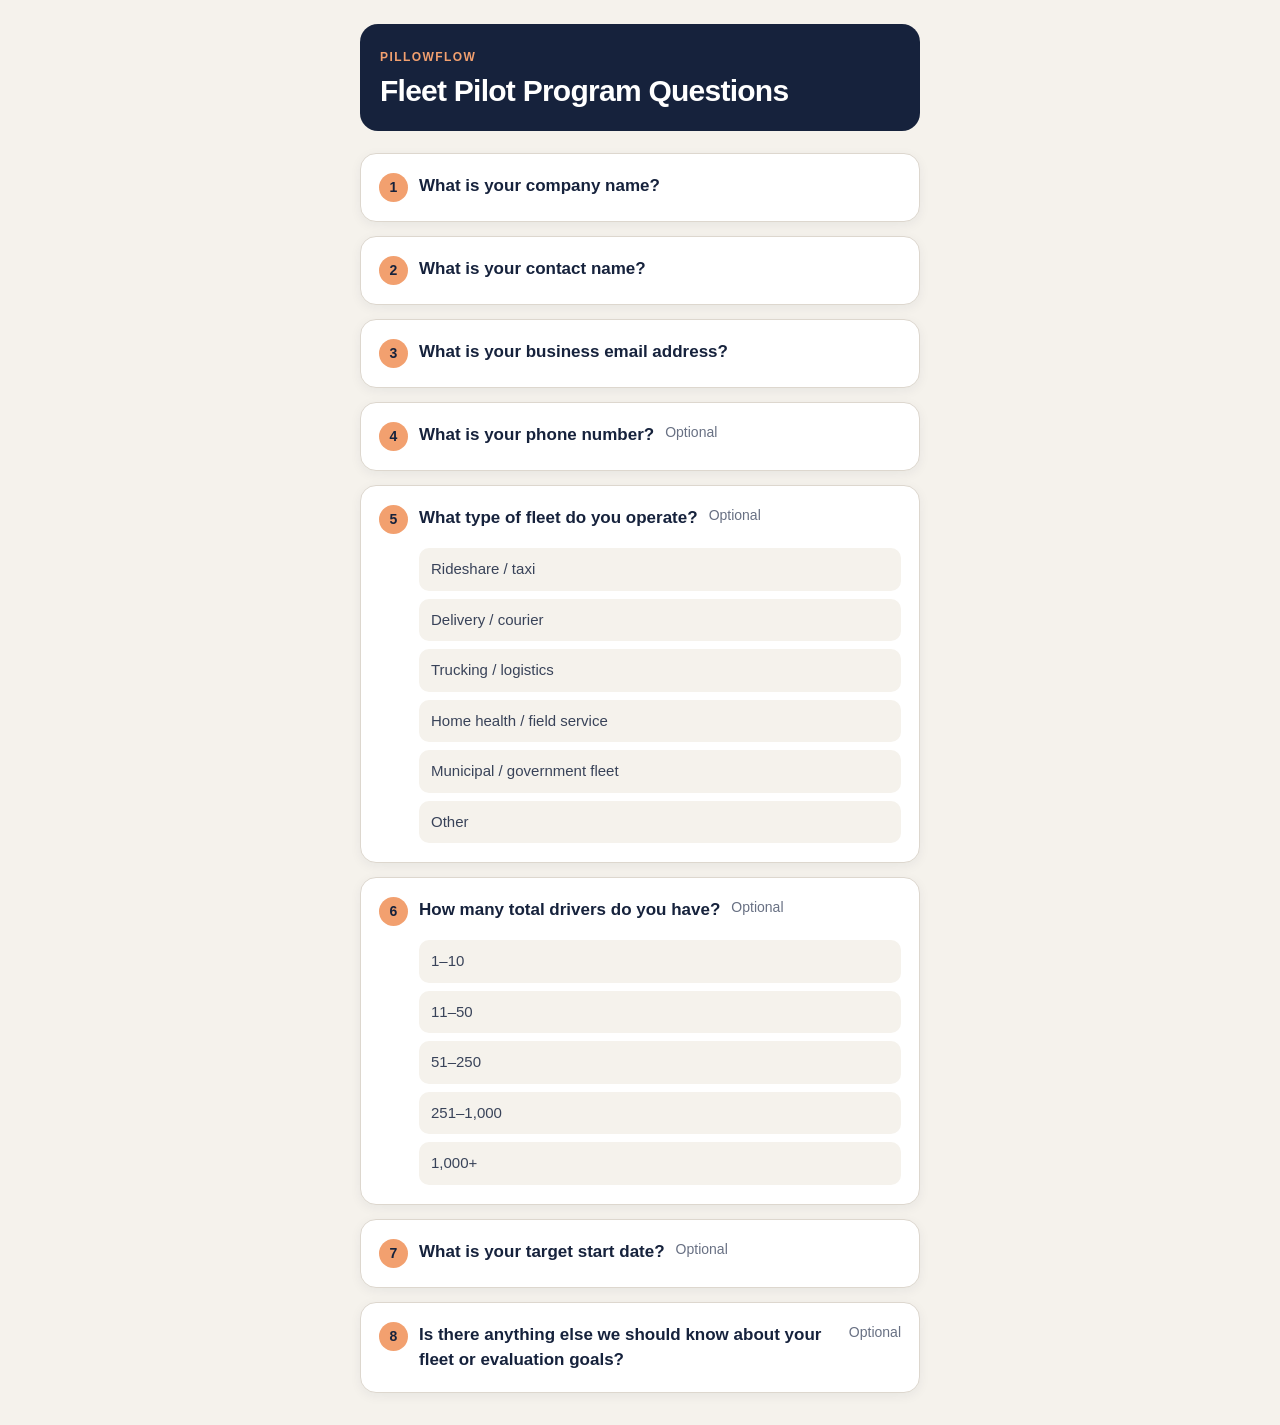
<file: pilot-program-questions-iphone.html>
<!doctype html>
<html lang="en">
<head>
  <meta charset="utf-8">
  <meta name="viewport" content="width=device-width, initial-scale=1, viewport-fit=cover">
  <meta name="theme-color" content="#16223c">
  <title>PillowFlow Fleet Pilot Questions</title>
  <style>
    :root {
      color-scheme: light;
      font-family: -apple-system, BlinkMacSystemFont, "SF Pro Text", "Segoe UI", sans-serif;
      background: #f5f2ec;
      color: #16223c;
    }

    * { box-sizing: border-box; }

    body {
      margin: 0;
      padding: max(24px, env(safe-area-inset-top)) 16px max(32px, env(safe-area-inset-bottom));
      background: #f5f2ec;
      font-size: 17px;
      line-height: 1.5;
      -webkit-text-size-adjust: 100%;
    }

    main {
      width: min(100%, 560px);
      margin: 0 auto;
    }

    header {
      margin-bottom: 22px;
      padding: 24px 20px;
      border-radius: 18px;
      background: #16223c;
      color: #fff;
    }

    .eyebrow {
      margin: 0 0 8px;
      color: #f2a06f;
      font-size: 12px;
      font-weight: 800;
      letter-spacing: .12em;
      text-transform: uppercase;
    }

    h1 {
      margin: 0;
      font-size: 30px;
      line-height: 1.1;
      letter-spacing: -.025em;
    }

    ol {
      display: grid;
      gap: 14px;
      margin: 0;
      padding: 0;
      list-style: none;
      counter-reset: question;
    }

    li {
      counter-increment: question;
      padding: 19px 18px;
      border: 1px solid #ddd7ce;
      border-radius: 16px;
      background: #fff;
      box-shadow: 0 3px 12px rgba(22, 34, 60, .06);
    }

    .question {
      display: flex;
      align-items: flex-start;
      gap: 11px;
      margin: 0;
      font-weight: 750;
    }

    .question::before {
      content: counter(question);
      display: grid;
      flex: 0 0 29px;
      height: 29px;
      place-items: center;
      border-radius: 50%;
      background: #f2a06f;
      color: #16223c;
      font-size: 14px;
      font-weight: 850;
    }

    .optional {
      color: #687083;
      font-size: 14px;
      font-weight: 500;
      white-space: nowrap;
    }

    .choices {
      display: grid;
      gap: 8px;
      margin: 14px 0 0 40px;
      padding: 0;
      list-style: none;
    }

    .choices span {
      display: block;
      padding: 10px 12px;
      border-radius: 10px;
      background: #f5f2ec;
      color: #394359;
      font-size: 15px;
    }
  </style>
</head>
<body>
  <main>
    <header>
      <p class="eyebrow">PillowFlow</p>
      <h1>Fleet Pilot Program Questions</h1>
    </header>

    <ol>
      <li><p class="question">What is your company name?</p></li>
      <li><p class="question">What is your contact name?</p></li>
      <li><p class="question">What is your business email address?</p></li>
      <li><p class="question">What is your phone number? <span class="optional">Optional</span></p></li>
      <li>
        <p class="question">What type of fleet do you operate? <span class="optional">Optional</span></p>
        <div class="choices">
          <span>Rideshare / taxi</span>
          <span>Delivery / courier</span>
          <span>Trucking / logistics</span>
          <span>Home health / field service</span>
          <span>Municipal / government fleet</span>
          <span>Other</span>
        </div>
      </li>
      <li>
        <p class="question">How many total drivers do you have? <span class="optional">Optional</span></p>
        <div class="choices">
          <span>1–10</span>
          <span>11–50</span>
          <span>51–250</span>
          <span>251–1,000</span>
          <span>1,000+</span>
        </div>
      </li>
      <li><p class="question">What is your target start date? <span class="optional">Optional</span></p></li>
      <li><p class="question">Is there anything else we should know about your fleet or evaluation goals? <span class="optional">Optional</span></p></li>
    </ol>
  </main>
</body>
</html>
</file>
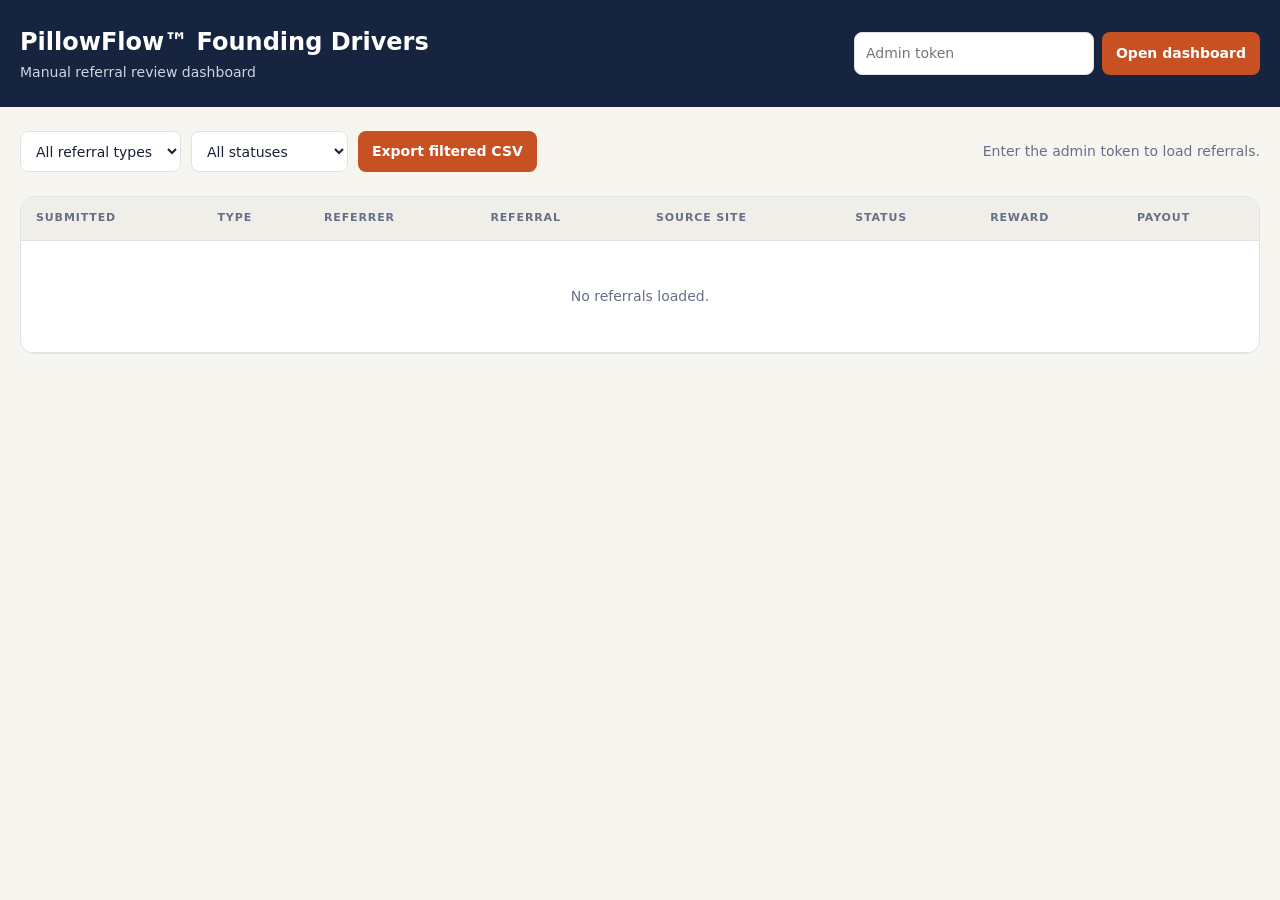
<file: admin/referrals.html>
<!doctype html>
<html lang="en">
<head>
  <meta charset="utf-8">
  <meta name="viewport" content="width=device-width,initial-scale=1">
  <title>Referral Dashboard | PillowFlow</title>
  <style>
    :root{--navy:#17243f;--ink:#182033;--muted:#657086;--orange:#c75123;--cream:#f7f5f0;--line:#dfe3e8;--white:#fff;--green:#176b52;--red:#a32727}*{box-sizing:border-box}body{margin:0;background:var(--cream);color:var(--ink);font:14px/1.5 Inter,ui-sans-serif,system-ui,-apple-system,"Segoe UI",sans-serif}.wrap{width:min(1240px,calc(100% - 32px));margin:auto}header{padding:24px 0;background:var(--navy);color:#fff}.head{display:flex;align-items:center;justify-content:space-between;gap:20px}h1{margin:0;font-size:24px}header p{margin:2px 0 0;color:#cdd5e2}.token{display:flex;gap:8px}.token input,.filters select,.editor input,.editor select,.editor textarea{padding:10px 11px;border:1px solid var(--line);border-radius:8px;background:#fff;color:var(--ink);font:inherit}.token button,button{padding:10px 14px;border:0;border-radius:8px;background:var(--orange);color:#fff;font:inherit;font-weight:750;cursor:pointer}.token input{min-width:240px}.toolbar{display:flex;align-items:center;justify-content:space-between;gap:16px;padding:24px 0}.filters{display:flex;gap:10px}.summary{color:var(--muted)}.panel{overflow:hidden;border:1px solid var(--line);border-radius:14px;background:#fff}.table-wrap{overflow:auto}table{width:100%;min-width:900px;border-collapse:collapse}th,td{padding:13px 15px;border-bottom:1px solid var(--line);text-align:left}th{background:#f0eee9;color:var(--muted);font-size:11px;letter-spacing:.08em;text-transform:uppercase}tr[data-id]{cursor:pointer}tr[data-id]:hover{background:#fbf7f3}.badge{display:inline-flex;padding:3px 8px;border-radius:999px;background:#e9edf3;font-size:11px;font-weight:750}.empty{padding:45px;text-align:center;color:var(--muted)}dialog{width:min(760px,calc(100% - 24px));max-height:90vh;padding:0;border:0;border-radius:16px;box-shadow:0 30px 90px rgba(0,0,0,.25)}dialog::backdrop{background:rgba(10,18,34,.65)}.modal-head{display:flex;align-items:center;justify-content:space-between;padding:20px 24px;border-bottom:1px solid var(--line)}.modal-head h2{margin:0}.close{background:transparent;color:var(--ink);font-size:22px}.detail{padding:24px}.facts{display:grid;grid-template-columns:1fr 1fr;gap:12px 22px;margin-bottom:24px}.fact{min-width:0}.fact span{display:block;color:var(--muted);font-size:11px;text-transform:uppercase}.fact b{display:block;overflow-wrap:anywhere}.editor{display:grid;grid-template-columns:1fr 1fr;gap:15px;padding-top:21px;border-top:1px solid var(--line)}.editor label{display:grid;gap:5px;font-weight:700}.editor .full{grid-column:1/-1}.editor textarea{min-height:110px;resize:vertical}.actions{display:flex;align-items:center;gap:13px}.status{color:var(--muted);font-size:12px}.status.error{color:var(--red)}.status.success{color:var(--green)}@media(max-width:700px){.head,.toolbar{align-items:stretch;flex-direction:column}.token,.filters{flex-direction:column}.token input{min-width:0}.facts,.editor{grid-template-columns:1fr}.editor .full{grid-column:auto}}
  </style>
</head>
<body>
  <header><div class="wrap head"><div><h1>PillowFlow™ Founding Drivers</h1><p>Manual referral review dashboard</p></div><form class="token" id="token-form"><input id="admin-token" type="password" autocomplete="current-password" placeholder="Admin token" aria-label="Admin token" required><button>Open dashboard</button></form></div></header>
  <main class="wrap"><div class="toolbar"><div class="filters"><select id="type-filter" aria-label="Filter by referral type"><option value="">All referral types</option><option value="driver_referral">Driver referrals</option><option value="fleet_referral">Fleet referrals</option><option value="creator_referral">Creator referrals</option></select><select id="status-filter" aria-label="Filter by status"><option value="">All statuses</option><option>submitted</option><option>reviewing</option><option>approved</option><option>code_created</option><option>converted</option><option>reward_pending</option><option>paid</option><option>rejected</option></select><button type="button" id="export-csv">Export filtered CSV</button></div><div class="summary" id="summary">Enter the admin token to load referrals.</div></div><section class="panel"><div class="table-wrap"><table><thead><tr><th>Submitted</th><th>Type</th><th>Referrer</th><th>Referral</th><th>Source site</th><th>Status</th><th>Reward</th><th>Payout</th></tr></thead><tbody id="rows"><tr><td class="empty" colspan="8">No referrals loaded.</td></tr></tbody></table></div></section></main>
  <dialog id="detail-dialog"><div class="modal-head"><h2>Referral detail</h2><button class="close" id="close-detail" aria-label="Close">×</button></div><div class="detail"><div class="facts" id="facts"></div><form class="editor" id="editor"><label>Status<select name="status"><option>submitted</option><option>reviewing</option><option>approved</option><option>code_created</option><option>converted</option><option>reward_pending</option><option>paid</option><option>rejected</option></select></label><label>Reward amount<input name="reward_amount" type="number" min="0" step="0.01"></label><label>Payout status<select name="payout_status"><option>not_ready</option><option>pending</option><option>paid</option><option>cancelled</option></select></label><label class="full">Admin notes<textarea name="admin_notes"></textarea></label><div class="actions full"><button>Save changes</button><span class="status" id="save-status" role="status"></span></div></form></div></dialog>
  <script src="referrals-admin.js"></script>
</body>
</html>
</file>
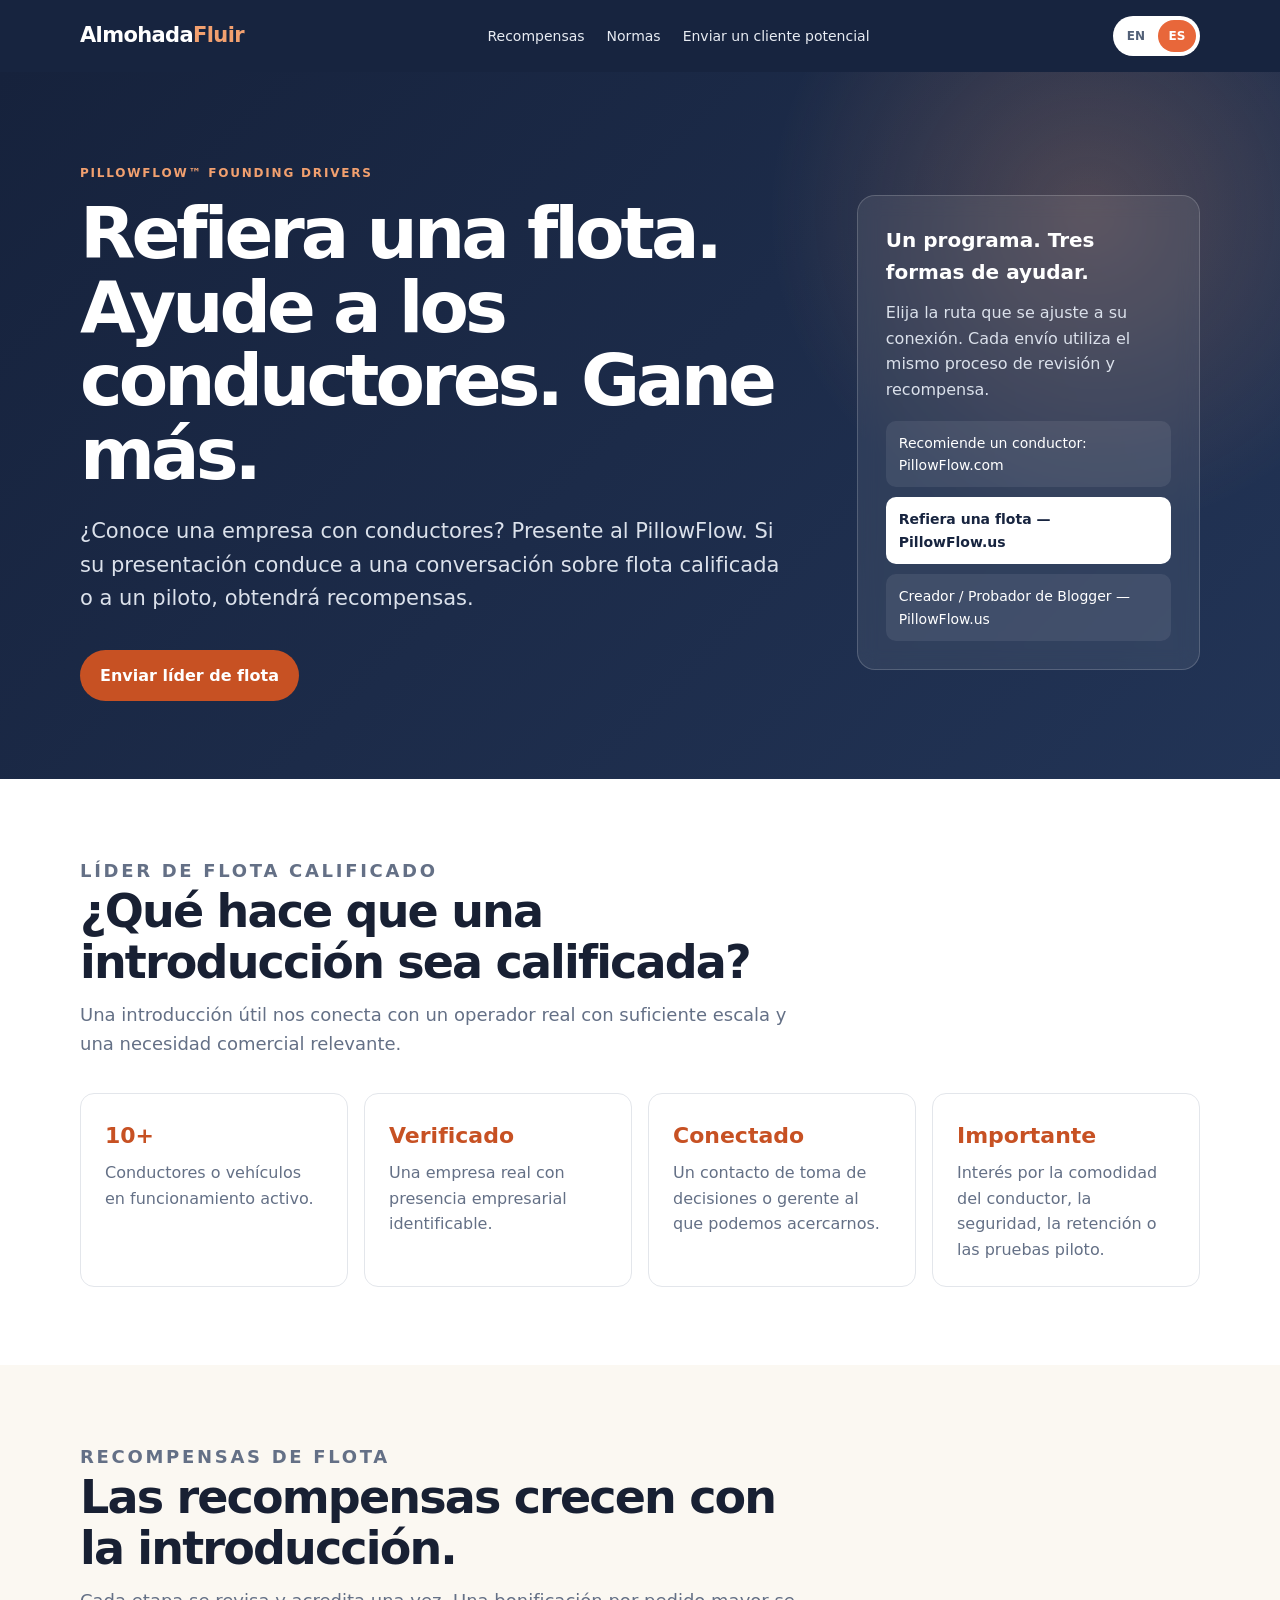
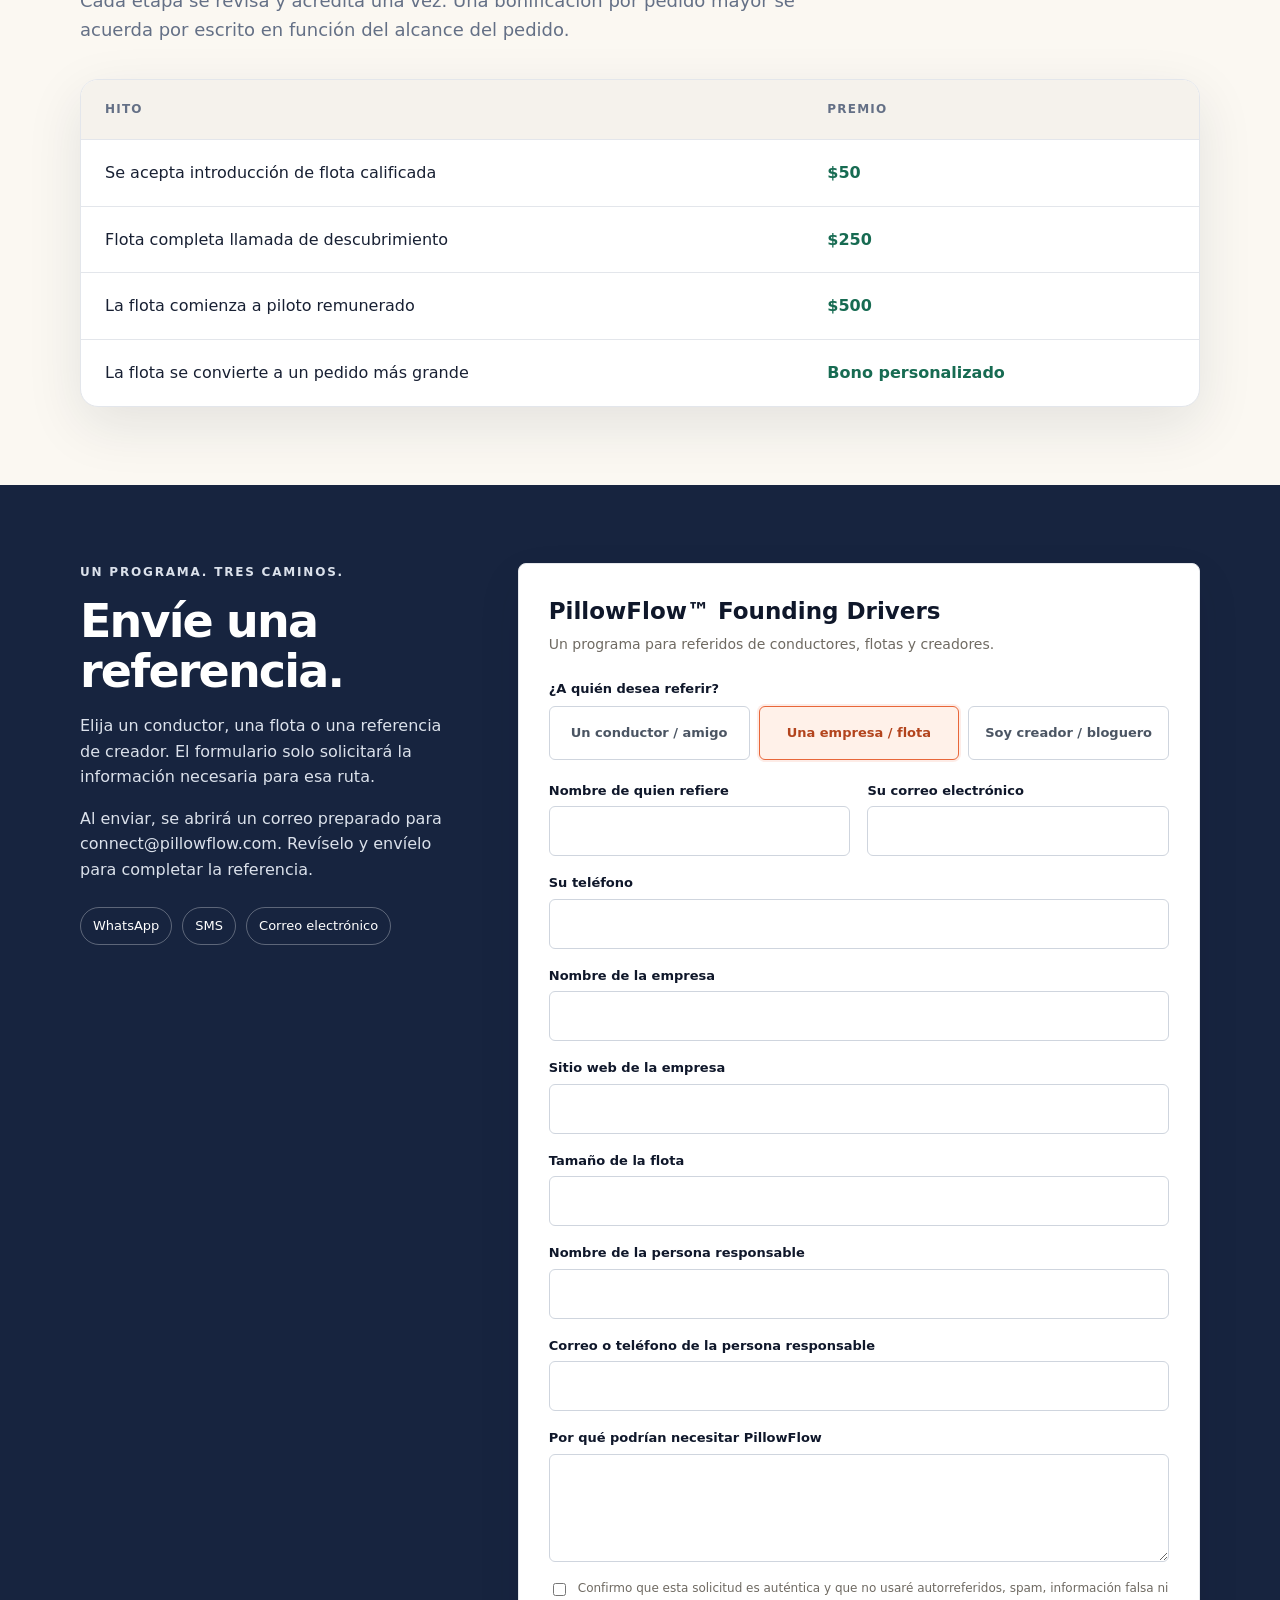
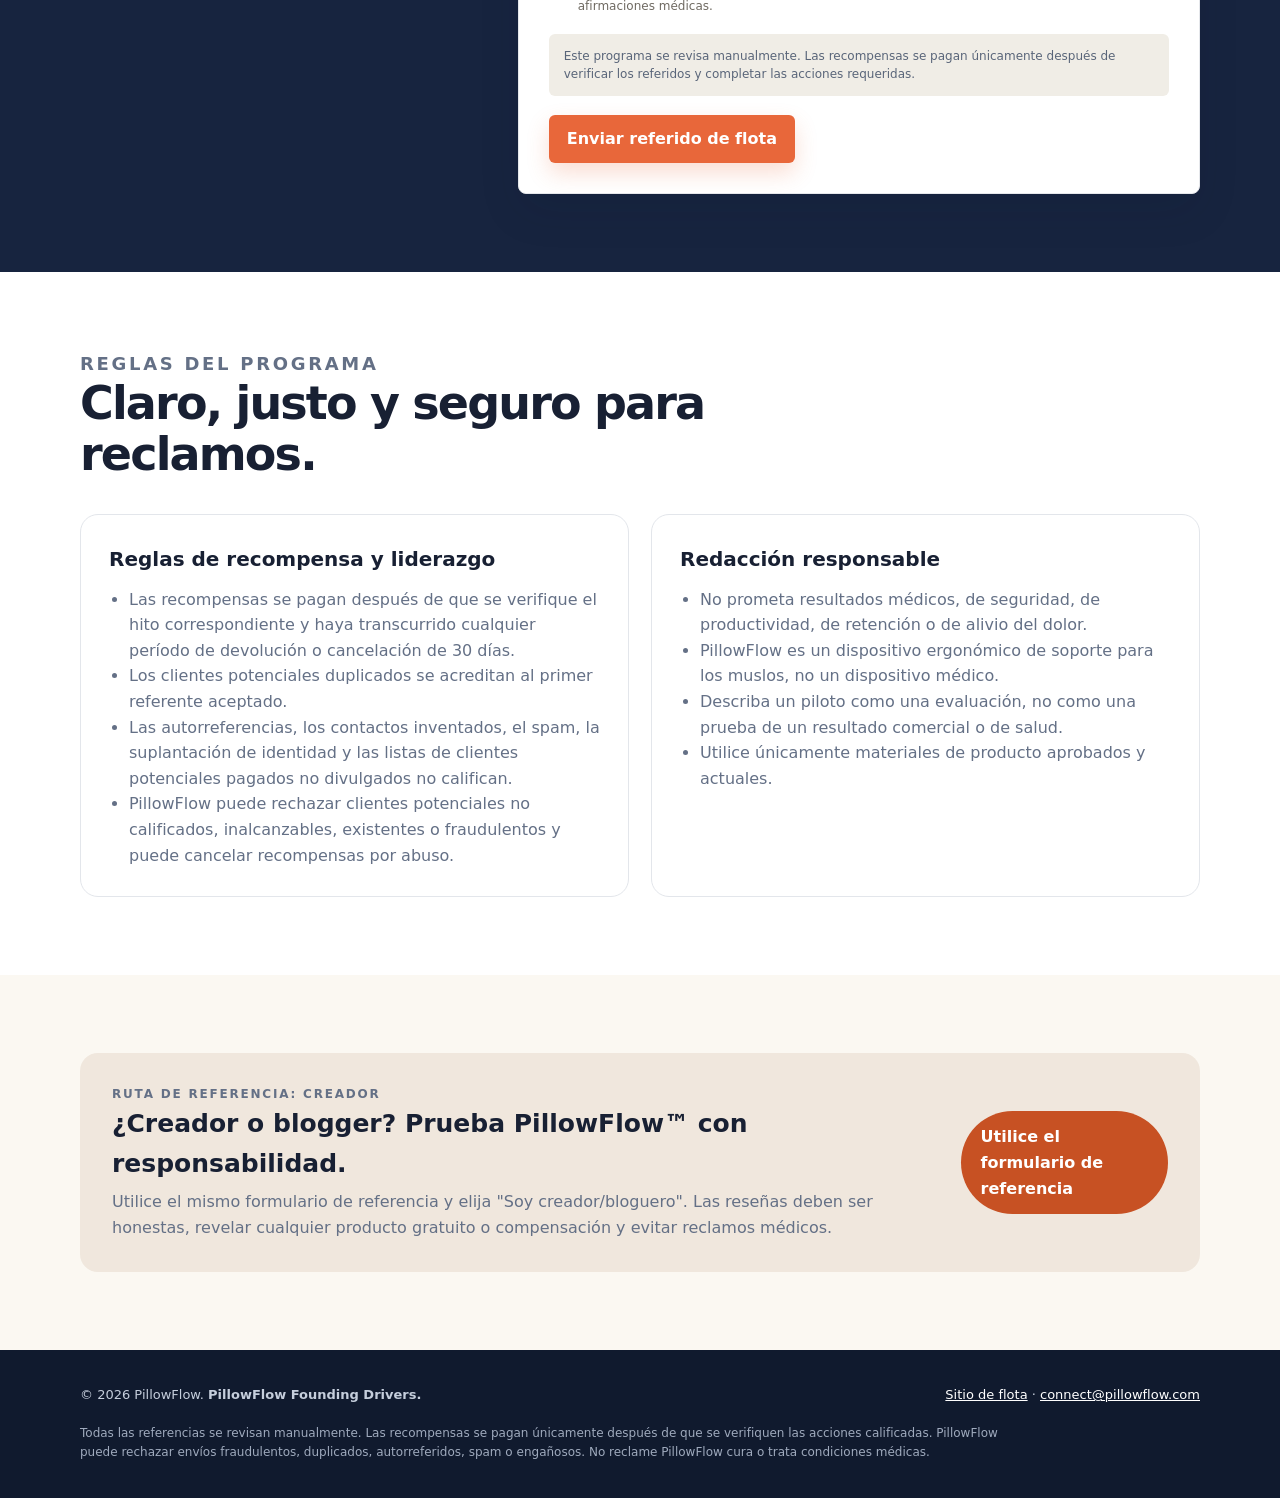
<file: es/referral.html>
<!doctype html>
<html lang="es">
<head>
  <meta charset="utf-8">
  <meta name="viewport" content="width=device-width,initial-scale=1">
  <title>Refiera una flota | PillowFlow Founding Drivers</title>
  <meta name="description" content="Presente una flota calificada al PillowFlow y gane recompensas cuando avance la introducción.">
  <link rel="stylesheet" href="../assets/language-switcher.css">
  <link rel="canonical" href="https://pillowflow.us/es/referral.html">
  <link rel="alternate" hreflang="en" href="https://pillowflow.us/referral.html">
  <link rel="alternate" hreflang="es" href="https://pillowflow.us/es/referral.html">
  <link rel="alternate" hreflang="x-default" href="https://pillowflow.us/referral.html">
  <style>
    :root{--navy:#17243f;--ink:#182033;--muted:#647086;--orange:#c75123;--orange-dark:#9e3815;--cream:#fbf8f2;--white:#fff;--line:#e3e6eb;--green:#176b52;--radius:18px;--shadow:0 18px 55px rgba(23,36,63,.1)}
    *{box-sizing:border-box}html{scroll-behavior:smooth}body{margin:0;background:var(--cream);color:var(--ink);font:16px/1.6 Inter,ui-sans-serif,system-ui,-apple-system,BlinkMacSystemFont,"Segoe UI",sans-serif}a{color:inherit}.wrap{width:min(1120px,calc(100% - 40px));margin:auto}.topbar{background:var(--navy);color:#fff}.nav{min-height:72px;display:flex;align-items:center;justify-content:space-between;gap:24px}.brand{font-weight:850;font-size:21px;letter-spacing:-.03em;text-decoration:none}.brand span{color:#f2a06f}.nav-links{display:flex;align-items:center;gap:22px;font-size:14px}.nav-links a{text-decoration:none;color:#e7ebf2}.nav-links a:hover{color:#fff}.hero{padding:92px 0 78px;background:radial-gradient(circle at 85% 20%,rgba(242,160,111,.23),transparent 26%),linear-gradient(135deg,#16223c,#223456);color:#fff}.hero-grid{display:grid;grid-template-columns:minmax(0,1.35fr) minmax(280px,.65fr);gap:64px;align-items:center}.eyebrow{text-transform:uppercase;letter-spacing:.15em;font-size:12px;font-weight:800;color:#f2a06f;margin:0 0 14px}.hero h1{font-size:clamp(42px,6vw,72px);line-height:1.02;letter-spacing:-.055em;max-width:820px;margin:0 0 24px}.hero .lede{font-size:clamp(18px,2vw,21px);color:#dbe1eb;max-width:720px;margin:0 0 34px}.btn{display:inline-flex;align-items:center;justify-content:center;min-height:50px;padding:13px 20px;border:0;border-radius:999px;background:var(--orange);color:#fff;font:inherit;font-weight:800;text-decoration:none;cursor:pointer;transition:.2s ease}.btn:hover{background:var(--orange-dark);transform:translateY(-1px)}.btn.light{background:#fff;color:var(--navy)}.btn.light:hover{background:#f6eee7}.program-card{padding:28px;border:1px solid rgba(255,255,255,.18);border-radius:var(--radius);background:rgba(255,255,255,.08);backdrop-filter:blur(10px)}.program-card strong{display:block;font-size:20px;margin-bottom:12px}.program-card p{color:#dbe1eb;margin:0 0 18px}.path-list{display:grid;gap:10px}.path{padding:11px 13px;border-radius:10px;background:rgba(255,255,255,.08);font-size:14px}.path.active{background:#fff;color:var(--navy);font-weight:800}.section{padding:78px 0}.section.white{background:#fff}.section-head{max-width:740px;margin-bottom:34px}.section h2{font-size:clamp(30px,4vw,46px);line-height:1.1;letter-spacing:-.04em;margin:0 0 14px}.section-head p{color:var(--muted);font-size:18px;margin:0}.criteria{display:grid;grid-template-columns:repeat(4,1fr);gap:16px}.criteria article{background:#fff;border:1px solid var(--line);border-radius:14px;padding:24px}.criteria b{display:block;color:var(--orange);font-size:22px;margin-bottom:7px}.criteria p{margin:0;color:var(--muted)}.table-wrap{overflow-x:auto;background:#fff;border:1px solid var(--line);border-radius:var(--radius);box-shadow:var(--shadow)}table{width:100%;border-collapse:collapse;min-width:610px}th,td{text-align:left;padding:20px 24px;border-bottom:1px solid var(--line)}th{background:#f5f2ec;color:var(--muted);font-size:12px;text-transform:uppercase;letter-spacing:.1em}tr:last-child td{border-bottom:0}td:last-child{font-weight:850;color:var(--green);white-space:nowrap}.form-section{background:var(--navy);color:#fff}.form-grid{display:grid;grid-template-columns:.72fr 1.28fr;gap:54px;align-items:start}.form-copy p{color:#dbe1eb}.contact-links{display:flex;flex-wrap:wrap;gap:10px;margin-top:24px}.contact-links a{font-size:13px;color:#fff;text-decoration:none;border:1px solid rgba(255,255,255,.3);border-radius:999px;padding:8px 12px}.lead-form{background:#fff;color:var(--ink);padding:30px;border-radius:var(--radius);box-shadow:var(--shadow)}.fields{display:grid;grid-template-columns:1fr 1fr;gap:17px}.field{display:grid;gap:6px}.field.full{grid-column:1/-1}.field label{font-size:13px;font-weight:750}.field input,.field select,.field textarea{width:100%;border:1px solid #cfd5de;border-radius:9px;padding:12px 13px;background:#fff;color:var(--ink);font:inherit}.field textarea{min-height:110px;resize:vertical}.field input:focus,.field select:focus,.field textarea:focus{outline:3px solid rgba(199,81,35,.16);border-color:var(--orange)}.check{display:flex;align-items:flex-start;gap:9px;font-size:13px;color:var(--muted)}.check input{margin-top:5px}.form-actions{display:flex;align-items:center;gap:15px;margin-top:20px}.status{font-size:12px;color:var(--muted);margin:0}.rules-grid{display:grid;grid-template-columns:1fr 1fr;gap:22px}.rule-card{padding:28px;border:1px solid var(--line);border-radius:var(--radius);background:#fff}.rule-card h3{margin:0 0 12px;font-size:20px}.rule-card ul{margin:0;padding-left:20px;color:var(--muted)}.creator{display:flex;justify-content:space-between;align-items:center;gap:34px;padding:32px;border-radius:var(--radius);background:#f0e7dd}.creator h3{font-size:25px;margin:0 0 5px}.creator p{margin:0;color:var(--muted)}footer{padding:35px 0;background:#101a2e;color:#c5cedc;font-size:13px}.footer-row{display:flex;justify-content:space-between;gap:24px}.footer-row p{margin:0}.footer-row a{color:#fff}.footer-legal{max-width:920px;margin:18px 0 0;color:#9faabd;font-size:12px}.sr-only{position:absolute;width:1px;height:1px;padding:0;margin:-1px;overflow:hidden;clip:rect(0,0,0,0);white-space:nowrap;border:0}
    @media(max-width:860px){.hero-grid,.form-grid{grid-template-columns:1fr}.criteria{grid-template-columns:1fr 1fr}.hero{padding:70px 0}.nav-links a:not(.nav-cta){display:none}}
    @media(max-width:590px){.wrap{width:min(100% - 28px,1120px)}.section{padding:58px 0}.criteria,.fields,.rules-grid{grid-template-columns:1fr}.field.full{grid-column:auto}.lead-form{padding:21px}.form-actions,.creator,.footer-row{align-items:stretch;flex-direction:column}.btn{width:100%}.hero h1{font-size:43px}.program-card{padding:22px}}
  </style>
</head>
<body>
  <header class="topbar">
    <div class="wrap nav">
      <a class="brand" href="index.html">Almohada<span>Fluir</span></a>
      <nav class="nav-links" aria-label="Navegación de referencia"><a href="#rewards">Recompensas</a><a href="#rules">Normas</a><a href="#referral-form" class="nav-cta">Enviar un cliente potencial</a></nav>
      <nav class="language-control" aria-label="Selector de idioma"><a href="/referral.html" lang="en" hreflang="en">EN</a><a class="active" href="/es/referral.html" lang="es" hreflang="es" aria-current="page">ES</a></nav>
    </div>
  </header>
  <main>
    <section class="hero">
      <div class="wrap hero-grid">
        <div><p class="eyebrow">PillowFlow™ Founding Drivers</p><h1>Refiera una flota. Ayude a los conductores. Gane más.</h1><p class="lede">¿Conoce una empresa con conductores? Presente al PillowFlow. Si su presentación conduce a una conversación sobre flota calificada o a un piloto, obtendrá recompensas.</p><a class="btn" href="#referral-form">Enviar líder de flota</a></div>
        <aside class="program-card" aria-label="Rutas del programa"><strong>Un programa. Tres formas de ayudar.</strong><p>Elija la ruta que se ajuste a su conexión. Cada envío utiliza el mismo proceso de revisión y recompensa.</p><div class="path-list"><div class="path">Recomiende un conductor: PillowFlow.com</div><div class="path active">Refiera una flota — PillowFlow.us</div><div class="path">Creador / Probador de Blogger — PillowFlow.us</div></div></aside>
      </div>
    </section>

    <section class="section white" id="qualified"><div class="wrap"><div class="section-head"><p class="eyebrow">Líder de flota calificado</p><h2>¿Qué hace que una introducción sea calificada?</h2><p>Una introducción útil nos conecta con un operador real con suficiente escala y una necesidad comercial relevante.</p></div><div class="criteria"><article><b>10+</b><p>Conductores o vehículos en funcionamiento activo.</p></article><article><b>Verificado</b><p>Una empresa real con presencia empresarial identificable.</p></article><article><b>Conectado</b><p>Un contacto de toma de decisiones o gerente al que podemos acercarnos.</p></article><article><b>Importante</b><p>Interés por la comodidad del conductor, la seguridad, la retención o las pruebas piloto.</p></article></div></div></section>

    <section class="section" id="rewards"><div class="wrap"><div class="section-head"><p class="eyebrow">Recompensas de flota</p><h2>Las recompensas crecen con la introducción.</h2><p>Cada etapa se revisa y acredita una vez. Una bonificación por pedido mayor se acuerda por escrito en función del alcance del pedido.</p></div><div class="table-wrap"><table><thead><tr><th>Hito</th><th>Premio</th></tr></thead><tbody><tr><td>Se acepta introducción de flota calificada</td><td>$50</td></tr><tr><td>Flota completa llamada de descubrimiento</td><td>$250</td></tr><tr><td>La flota comienza a piloto remunerado</td><td>$500</td></tr><tr><td>La flota se convierte a un pedido más grande</td><td>Bono personalizado</td></tr></tbody></table></div></div></section>

    <section class="section form-section" id="submit"><div class="wrap form-grid"><div class="form-copy"><p class="eyebrow">Un programa. Tres caminos.</p><h2>Envíe una referencia.</h2><p>Elija un conductor, una flota o una referencia de creador. El formulario solo solicitará la información necesaria para esa ruta.</p><p>Al enviar, se abrirá un correo preparado para connect@pillowflow.com. Revíselo y envíelo para completar la referencia.</p><div class="contact-links"><a href="https://wa.me/14157247080?text=I%20have%20a%20referral%20for%20PillowFlow%20Founding%20Drivers." target="_blank" rel="noopener">WhatsApp</a><a href="sms:+14157247080?body=I%20have%20a%20PillowFlow%20referral.">SMS</a><a href="mailto:connect@pillowflow.com?subject=PillowFlow%20Referral">Correo electrónico</a></div></div>
      <pillowflow-referral-form id="referral-form" source-site="pillowflow.us" default-type="fleet_referral" delivery-mode="email" email-to="connect@pillowflow.com"></pillowflow-referral-form>
    </div></section>

    <section class="section white" id="rules"><div class="wrap"><div class="section-head"><p class="eyebrow">Reglas del programa</p><h2>Claro, justo y seguro para reclamos.</h2></div><div class="rules-grid"><article class="rule-card"><h3>Reglas de recompensa y liderazgo</h3><ul><li>Las recompensas se pagan después de que se verifique el hito correspondiente y haya transcurrido cualquier período de devolución o cancelación de 30 días.</li><li>Los clientes potenciales duplicados se acreditan al primer referente aceptado.</li><li>Las autorreferencias, los contactos inventados, el spam, la suplantación de identidad y las listas de clientes potenciales pagados no divulgados no califican.</li><li>PillowFlow puede rechazar clientes potenciales no calificados, inalcanzables, existentes o fraudulentos y puede cancelar recompensas por abuso.</li></ul></article><article class="rule-card"><h3>Redacción responsable</h3><ul><li>No prometa resultados médicos, de seguridad, de productividad, de retención o de alivio del dolor.</li><li>PillowFlow es un dispositivo ergonómico de soporte para los muslos, no un dispositivo médico.</li><li>Describa un piloto como una evaluación, no como una prueba de un resultado comercial o de salud.</li><li>Utilice únicamente materiales de producto aprobados y actuales.</li></ul></article></div></div></section>

    <section class="section"><div class="wrap"><div class="creator"><div><p class="eyebrow">Ruta de referencia: creador</p><h3>¿Creador o blogger? Prueba PillowFlow™ con responsabilidad.</h3><p>Utilice el mismo formulario de referencia y elija "Soy creador/bloguero". Las reseñas deben ser honestas, revelar cualquier producto gratuito o compensación y evitar reclamos médicos.</p></div><a class="btn" href="#referral-form">Utilice el formulario de referencia</a></div></div></section>
  </main>
  <footer><div class="wrap"><div class="footer-row"><p>© 2026 PillowFlow. <strong>PillowFlow Founding Drivers.</strong></p><p><a href="index.html">Sitio de flota</a> · <a href="mailto:connect@pillowflow.com">connect@pillowflow.com</a></p></div><p class="footer-legal">Todas las referencias se revisan manualmente. Las recompensas se pagan únicamente después de que se verifiquen las acciones calificadas. PillowFlow puede rechazar envíos fraudulentos, duplicados, autorreferidos, spam o engañosos. No reclame PillowFlow cura o trata condiciones médicas.</p></div></footer>
  <script src="../assets/referral-form.js"></script>
</body>
</html>
</file>
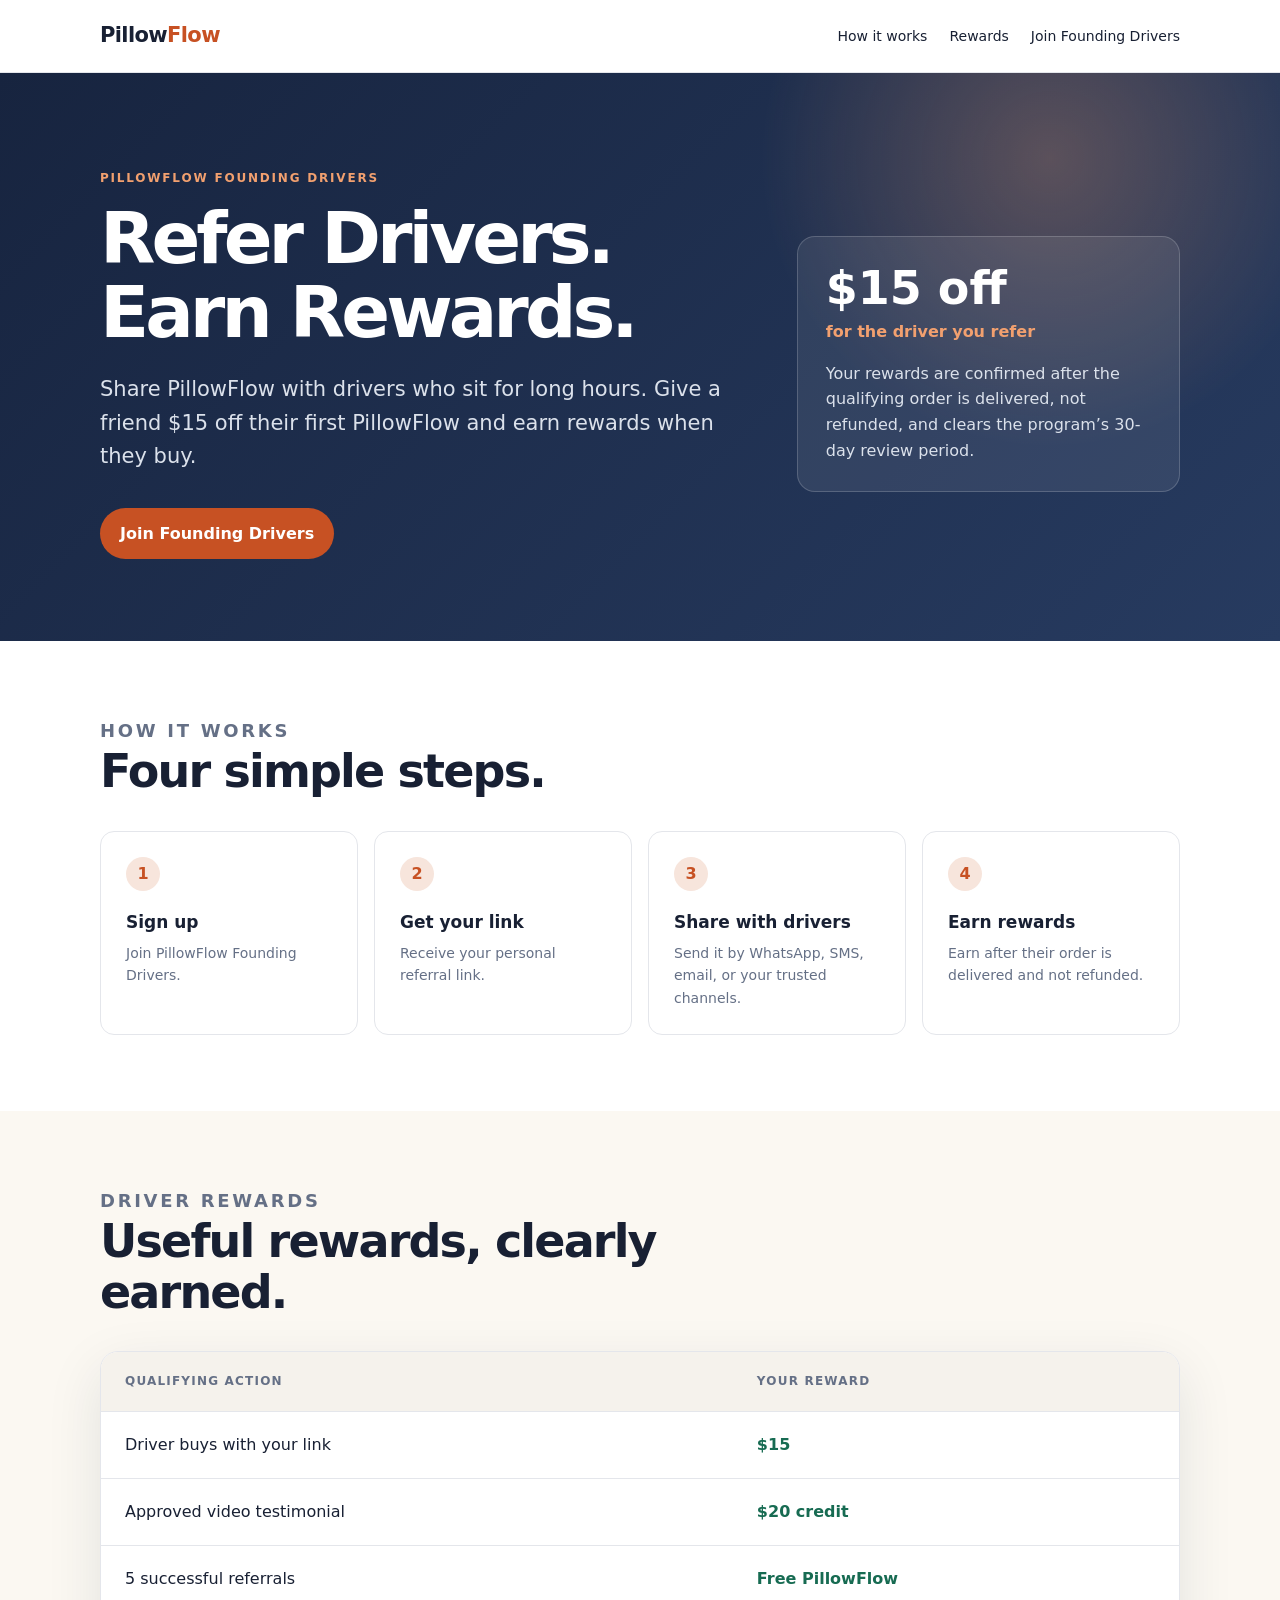
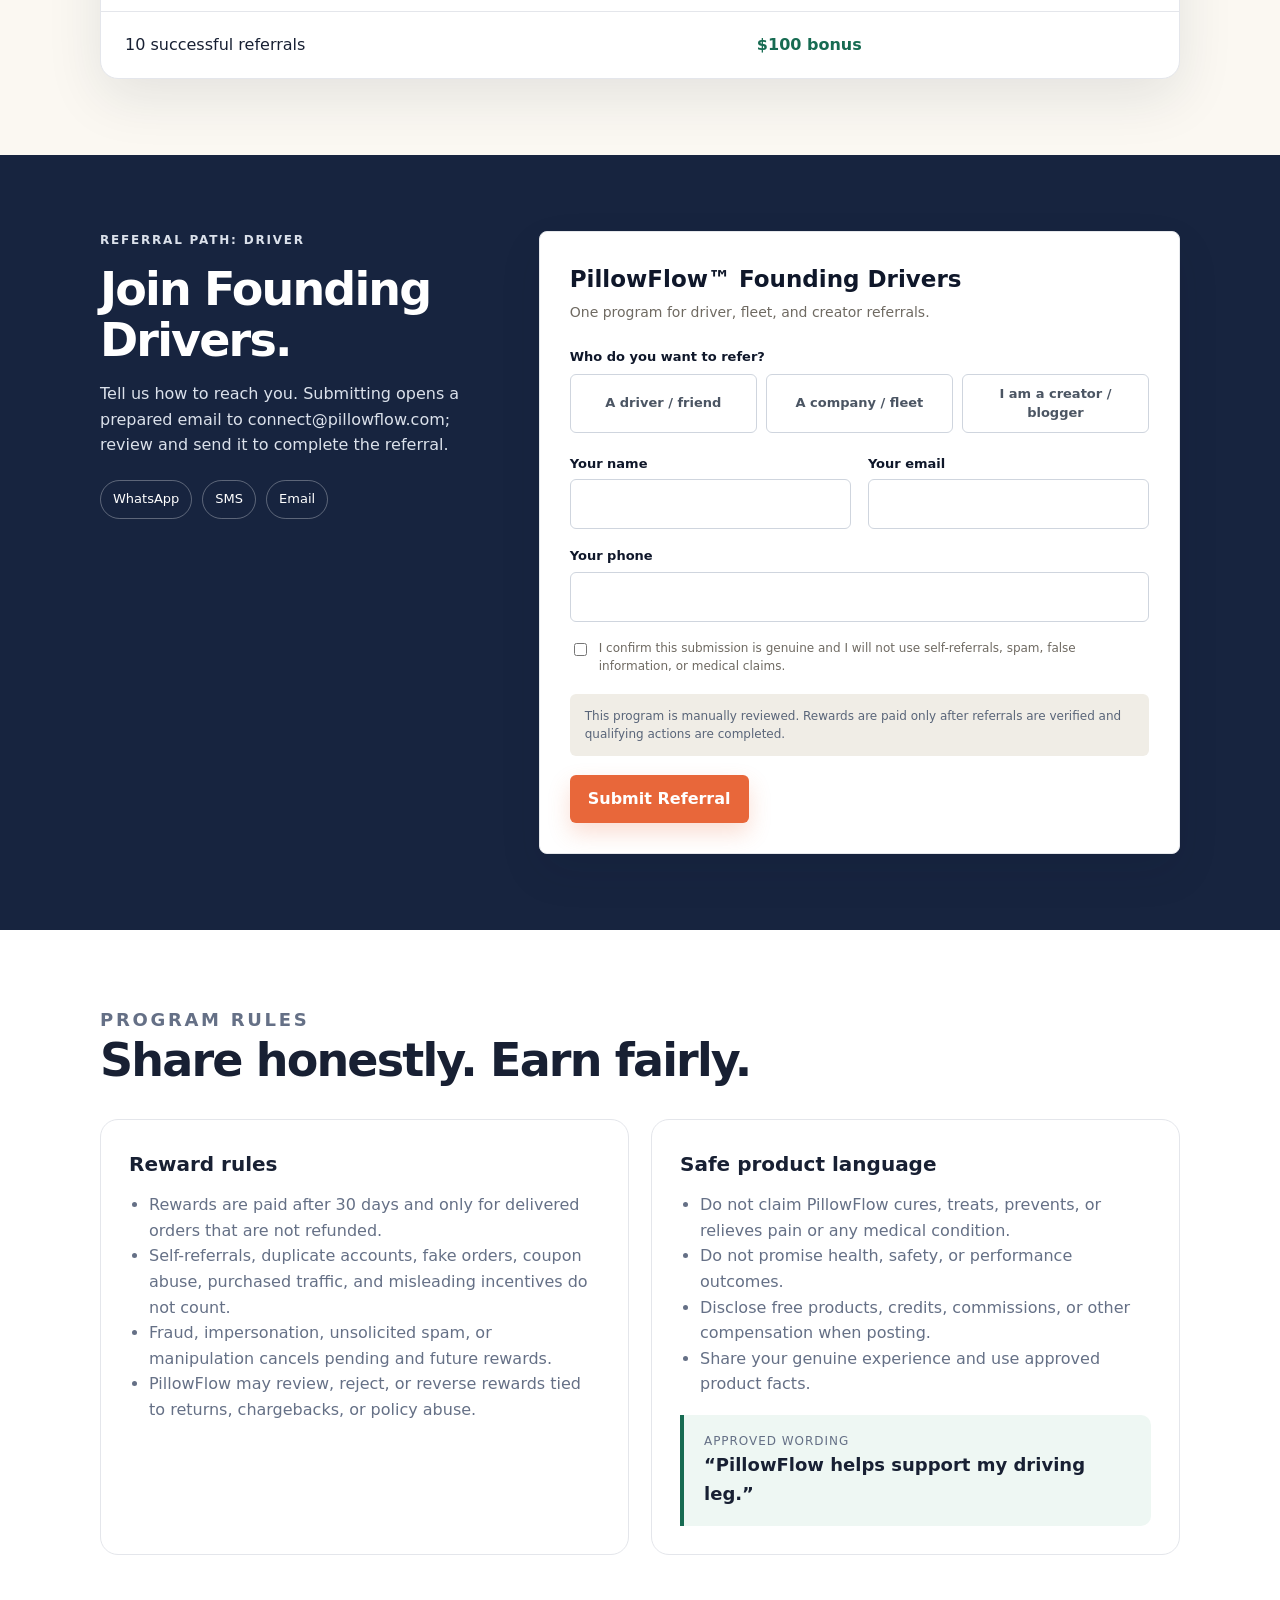
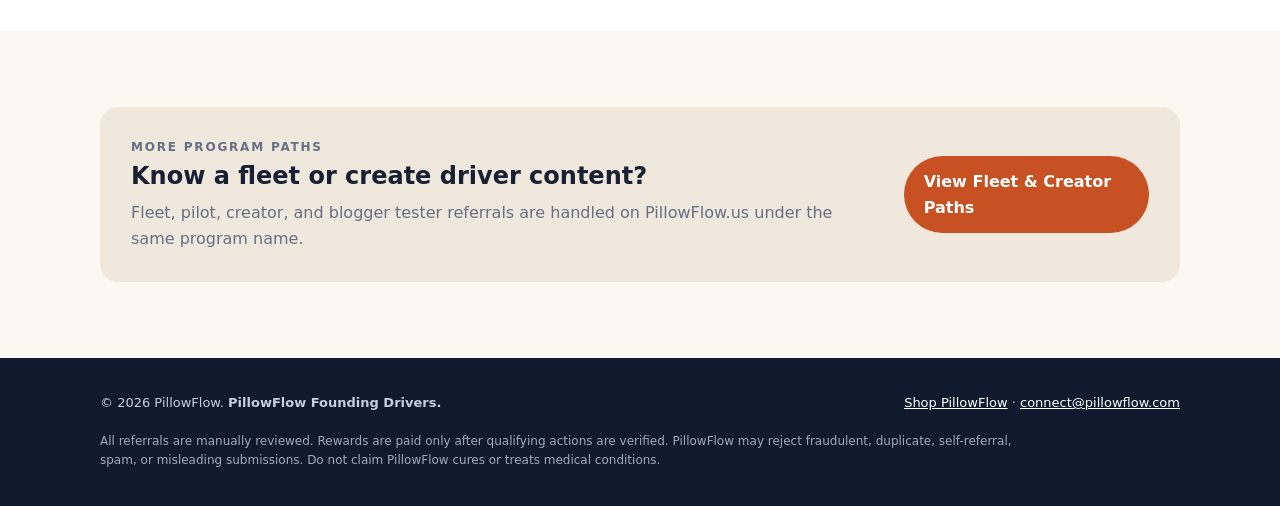
<file: pillowflow-com/referral.html>
<!doctype html>
<html lang="en">
<head>
  <meta charset="utf-8">
  <meta name="viewport" content="width=device-width,initial-scale=1">
  <title>Refer Drivers | PillowFlow Founding Drivers</title>
  <meta name="description" content="Share PillowFlow with drivers, give a friend $15 off, and earn rewards after a qualifying purchase.">
  <style>
    :root{--navy:#17243f;--ink:#182033;--muted:#657086;--orange:#c75123;--orange-dark:#9e3815;--cream:#fbf8f2;--white:#fff;--line:#e4e6eb;--green:#176b52;--radius:18px;--shadow:0 18px 55px rgba(23,36,63,.1)}
    *{box-sizing:border-box}html{scroll-behavior:smooth}body{margin:0;background:var(--cream);color:var(--ink);font:16px/1.6 Inter,ui-sans-serif,system-ui,-apple-system,BlinkMacSystemFont,"Segoe UI",sans-serif}a{color:inherit}.wrap{width:min(1080px,calc(100% - 40px));margin:auto}.topbar{background:#fff;border-bottom:1px solid var(--line)}.nav{min-height:72px;display:flex;align-items:center;justify-content:space-between;gap:24px}.brand{font-weight:850;font-size:21px;letter-spacing:-.03em;text-decoration:none}.brand span{color:var(--orange)}.nav-links{display:flex;gap:22px;font-size:14px}.nav-links a{text-decoration:none}.hero{padding:96px 0 82px;background:radial-gradient(circle at 82% 15%,rgba(242,160,111,.28),transparent 25%),linear-gradient(135deg,#17243f,#273b60);color:#fff}.hero-grid{display:grid;grid-template-columns:1.25fr .75fr;gap:58px;align-items:center}.eyebrow{margin:0 0 14px;color:var(--orange);font-size:12px;font-weight:850;letter-spacing:.15em;text-transform:uppercase}.hero .eyebrow{color:#f2a06f}.hero h1{margin:0 0 24px;font-size:clamp(44px,6vw,72px);line-height:1.02;letter-spacing:-.055em}.hero .lede{max-width:720px;margin:0 0 34px;color:#dbe1eb;font-size:clamp(18px,2vw,21px)}.btn{display:inline-flex;align-items:center;justify-content:center;min-height:50px;padding:13px 20px;border:0;border-radius:999px;background:var(--orange);color:#fff;font:inherit;font-weight:800;text-decoration:none;cursor:pointer;transition:.2s}.btn:hover{background:var(--orange-dark);transform:translateY(-1px)}.offer{padding:28px;border:1px solid rgba(255,255,255,.18);border-radius:var(--radius);background:rgba(255,255,255,.08)}.offer strong{display:block;font-size:46px;line-height:1;color:#fff}.offer span{display:block;color:#f2a06f;font-weight:750;margin:8px 0 16px}.offer p{margin:0;color:#dbe1eb}.section{padding:76px 0}.section.white{background:#fff}.section-head{max-width:720px;margin-bottom:34px}.section h2{margin:0 0 13px;font-size:clamp(30px,4vw,46px);line-height:1.1;letter-spacing:-.04em}.section-head p{margin:0;color:var(--muted);font-size:18px}.steps{display:grid;grid-template-columns:repeat(4,1fr);gap:16px}.step{padding:25px;border:1px solid var(--line);border-radius:14px;background:#fff}.step b{display:grid;place-items:center;width:34px;height:34px;margin-bottom:18px;border-radius:50%;background:#f7e5dc;color:var(--orange)}.step h3{margin:0 0 6px;font-size:17px}.step p{margin:0;color:var(--muted);font-size:14px}.table-wrap{overflow-x:auto;border:1px solid var(--line);border-radius:var(--radius);background:#fff;box-shadow:var(--shadow)}table{width:100%;min-width:570px;border-collapse:collapse}th,td{padding:20px 24px;text-align:left;border-bottom:1px solid var(--line)}th{background:#f5f2ec;color:var(--muted);font-size:12px;letter-spacing:.1em;text-transform:uppercase}tr:last-child td{border:0}td:last-child{color:var(--green);font-weight:850;white-space:nowrap}.join{background:var(--navy);color:#fff}.join-grid{display:grid;grid-template-columns:.75fr 1.25fr;gap:54px;align-items:start}.join-copy p{color:#dbe1eb}.share-links{display:flex;flex-wrap:wrap;gap:10px;margin-top:22px}.share-links a{padding:8px 12px;border:1px solid rgba(255,255,255,.3);border-radius:999px;color:#fff;font-size:13px;text-decoration:none}.join-form{padding:30px;border-radius:var(--radius);background:#fff;color:var(--ink)}.fields{display:grid;grid-template-columns:1fr 1fr;gap:17px}.field{display:grid;gap:6px}.field.full{grid-column:1/-1}.field label{font-size:13px;font-weight:750}.field input,.field select{width:100%;padding:12px 13px;border:1px solid #cfd5de;border-radius:9px;background:#fff;color:var(--ink);font:inherit}.field input:focus,.field select:focus{outline:3px solid rgba(199,81,35,.16);border-color:var(--orange)}.check{display:flex;align-items:flex-start;gap:9px;color:var(--muted);font-size:13px}.check input{margin-top:5px}.form-actions{display:flex;align-items:center;gap:15px;margin-top:20px}.status{margin:0;color:var(--muted);font-size:12px}.rules{display:grid;grid-template-columns:1fr 1fr;gap:22px}.card{padding:28px;border:1px solid var(--line);border-radius:var(--radius);background:#fff}.card h3{margin:0 0 12px;font-size:20px}.card ul{margin:0;padding-left:20px;color:var(--muted)}.approved{margin-top:18px;padding:17px 20px;border-left:4px solid var(--green);border-radius:0 10px 10px 0;background:#eef7f3}.approved span{display:block;color:var(--muted);font-size:12px;text-transform:uppercase;letter-spacing:.08em}.approved strong{font-size:18px}.other-paths{display:flex;align-items:center;justify-content:space-between;gap:32px;padding:31px;border-radius:var(--radius);background:#f0e7dd}.other-paths h3{margin:0 0 5px;font-size:24px}.other-paths p{margin:0;color:var(--muted)}footer{padding:35px 0;background:#101a2e;color:#c5cedc;font-size:13px}.footer-row{display:flex;justify-content:space-between;gap:24px}.footer-row p{margin:0}.footer-row a{color:#fff}.footer-legal{max-width:920px;margin:18px 0 0;color:#9faabd;font-size:12px}
    @media(max-width:820px){.hero-grid,.join-grid{grid-template-columns:1fr}.steps{grid-template-columns:1fr 1fr}.nav-links a:not(:last-child){display:none}}
    @media(max-width:580px){.wrap{width:min(100% - 28px,1080px)}.section{padding:58px 0}.hero{padding:68px 0}.steps,.fields,.rules{grid-template-columns:1fr}.field.full{grid-column:auto}.join-form{padding:21px}.form-actions,.other-paths,.footer-row{align-items:stretch;flex-direction:column}.btn{width:100%}.hero h1{font-size:43px}}
  </style>
</head>
<body>
  <header class="topbar"><div class="wrap nav"><a class="brand" href="/">Pillow<span>Flow</span></a><nav class="nav-links" aria-label="Referral navigation"><a href="#how">How it works</a><a href="#rewards">Rewards</a><a href="#join">Join Founding Drivers</a></nav></div></header>
  <main>
    <section class="hero"><div class="wrap hero-grid"><div><p class="eyebrow">PillowFlow Founding Drivers</p><h1>Refer Drivers. Earn Rewards.</h1><p class="lede">Share PillowFlow with drivers who sit for long hours. Give a friend $15 off their first PillowFlow and earn rewards when they buy.</p><a class="btn" href="#join">Join Founding Drivers</a></div><aside class="offer"><strong>$15 off</strong><span>for the driver you refer</span><p>Your rewards are confirmed after the qualifying order is delivered, not refunded, and clears the program’s 30-day review period.</p></aside></div></section>

    <section class="section white" id="how"><div class="wrap"><div class="section-head"><p class="eyebrow">How it works</p><h2>Four simple steps.</h2></div><div class="steps"><article class="step"><b>1</b><h3>Sign up</h3><p>Join PillowFlow Founding Drivers.</p></article><article class="step"><b>2</b><h3>Get your link</h3><p>Receive your personal referral link.</p></article><article class="step"><b>3</b><h3>Share with drivers</h3><p>Send it by WhatsApp, SMS, email, or your trusted channels.</p></article><article class="step"><b>4</b><h3>Earn rewards</h3><p>Earn after their order is delivered and not refunded.</p></article></div></div></section>

    <section class="section" id="rewards"><div class="wrap"><div class="section-head"><p class="eyebrow">Driver rewards</p><h2>Useful rewards, clearly earned.</h2></div><div class="table-wrap"><table><thead><tr><th>Qualifying action</th><th>Your reward</th></tr></thead><tbody><tr><td>Driver buys with your link</td><td>$15</td></tr><tr><td>Approved video testimonial</td><td>$20 credit</td></tr><tr><td>5 successful referrals</td><td>Free PillowFlow</td></tr><tr><td>10 successful referrals</td><td>$100 bonus</td></tr></tbody></table></div></div></section>

    <section class="section join" id="join"><div class="wrap join-grid"><div class="join-copy"><p class="eyebrow">Referral path: driver</p><h2>Join Founding Drivers.</h2><p>Tell us how to reach you. Submitting opens a prepared email to connect@pillowflow.com; review and send it to complete the referral.</p><div class="share-links"><a href="https://wa.me/14157247080?text=I%20want%20to%20join%20PillowFlow%20Founding%20Drivers." target="_blank" rel="noopener">WhatsApp</a><a href="sms:+14157247080?body=I%20want%20to%20join%20PillowFlow%20Founding%20Drivers.">SMS</a><a href="mailto:connect@pillowflow.com?subject=Join%20Founding%20Drivers">Email</a></div></div>
      <pillowflow-referral-form id="referral-form" source-site="pillowflow.com" delivery-mode="email" email-to="connect@pillowflow.com"></pillowflow-referral-form>
    </div></section>

    <section class="section white" id="rules"><div class="wrap"><div class="section-head"><p class="eyebrow">Program rules</p><h2>Share honestly. Earn fairly.</h2></div><div class="rules"><article class="card"><h3>Reward rules</h3><ul><li>Rewards are paid after 30 days and only for delivered orders that are not refunded.</li><li>Self-referrals, duplicate accounts, fake orders, coupon abuse, purchased traffic, and misleading incentives do not count.</li><li>Fraud, impersonation, unsolicited spam, or manipulation cancels pending and future rewards.</li><li>PillowFlow may review, reject, or reverse rewards tied to returns, chargebacks, or policy abuse.</li></ul></article><article class="card"><h3>Safe product language</h3><ul><li>Do not claim PillowFlow cures, treats, prevents, or relieves pain or any medical condition.</li><li>Do not promise health, safety, or performance outcomes.</li><li>Disclose free products, credits, commissions, or other compensation when posting.</li><li>Share your genuine experience and use approved product facts.</li></ul><div class="approved"><span>Approved wording</span><strong>“PillowFlow helps support my driving leg.”</strong></div></article></div></div></section>

    <section class="section"><div class="wrap"><div class="other-paths"><div><p class="eyebrow">More program paths</p><h3>Know a fleet or create driver content?</h3><p>Fleet, pilot, creator, and blogger tester referrals are handled on PillowFlow.us under the same program name.</p></div><a class="btn" href="https://pillowflow.us/referral.html">View Fleet &amp; Creator Paths</a></div></div></section>
  </main>
  <footer><div class="wrap"><div class="footer-row"><p>© 2026 PillowFlow. <strong>PillowFlow Founding Drivers.</strong></p><p><a href="/">Shop PillowFlow</a> · <a href="mailto:connect@pillowflow.com">connect@pillowflow.com</a></p></div><p class="footer-legal">All referrals are manually reviewed. Rewards are paid only after qualifying actions are verified. PillowFlow may reject fraudulent, duplicate, self-referral, spam, or misleading submissions. Do not claim PillowFlow cures or treats medical conditions.</p></div></footer>
  <script src="../assets/referral-form.js"></script>
</body>
</html>
</file>
<file: assets/language-switcher.css>
.language-control {
  display: flex;
  align-items: center;
  gap: 3px;
  flex: none;
  border: 1px solid rgba(100, 116, 139, .35);
  border-radius: 999px;
  background: #fff;
  padding: 3px;
}

.language-control a {
  display: grid;
  place-items: center;
  min-width: 38px;
  min-height: 32px;
  border-radius: 999px;
  color: #526077;
  font: 800 12px/1 Inter, "Instrument Sans", system-ui, sans-serif;
  text-decoration: none;
}

.language-control a.active {
  background: #e8673a;
  color: #fff;
}

.language-control a:focus-visible {
  outline: 3px solid rgba(232, 103, 58, .24);
  outline-offset: 2px;
}

.topbar .language-control {
  border-color: rgba(255, 255, 255, .35);
}

@media (max-width: 1180px) {
  .site-header .nav-links {
    gap: 14px;
    font-size: 13px;
  }

}
</file>
